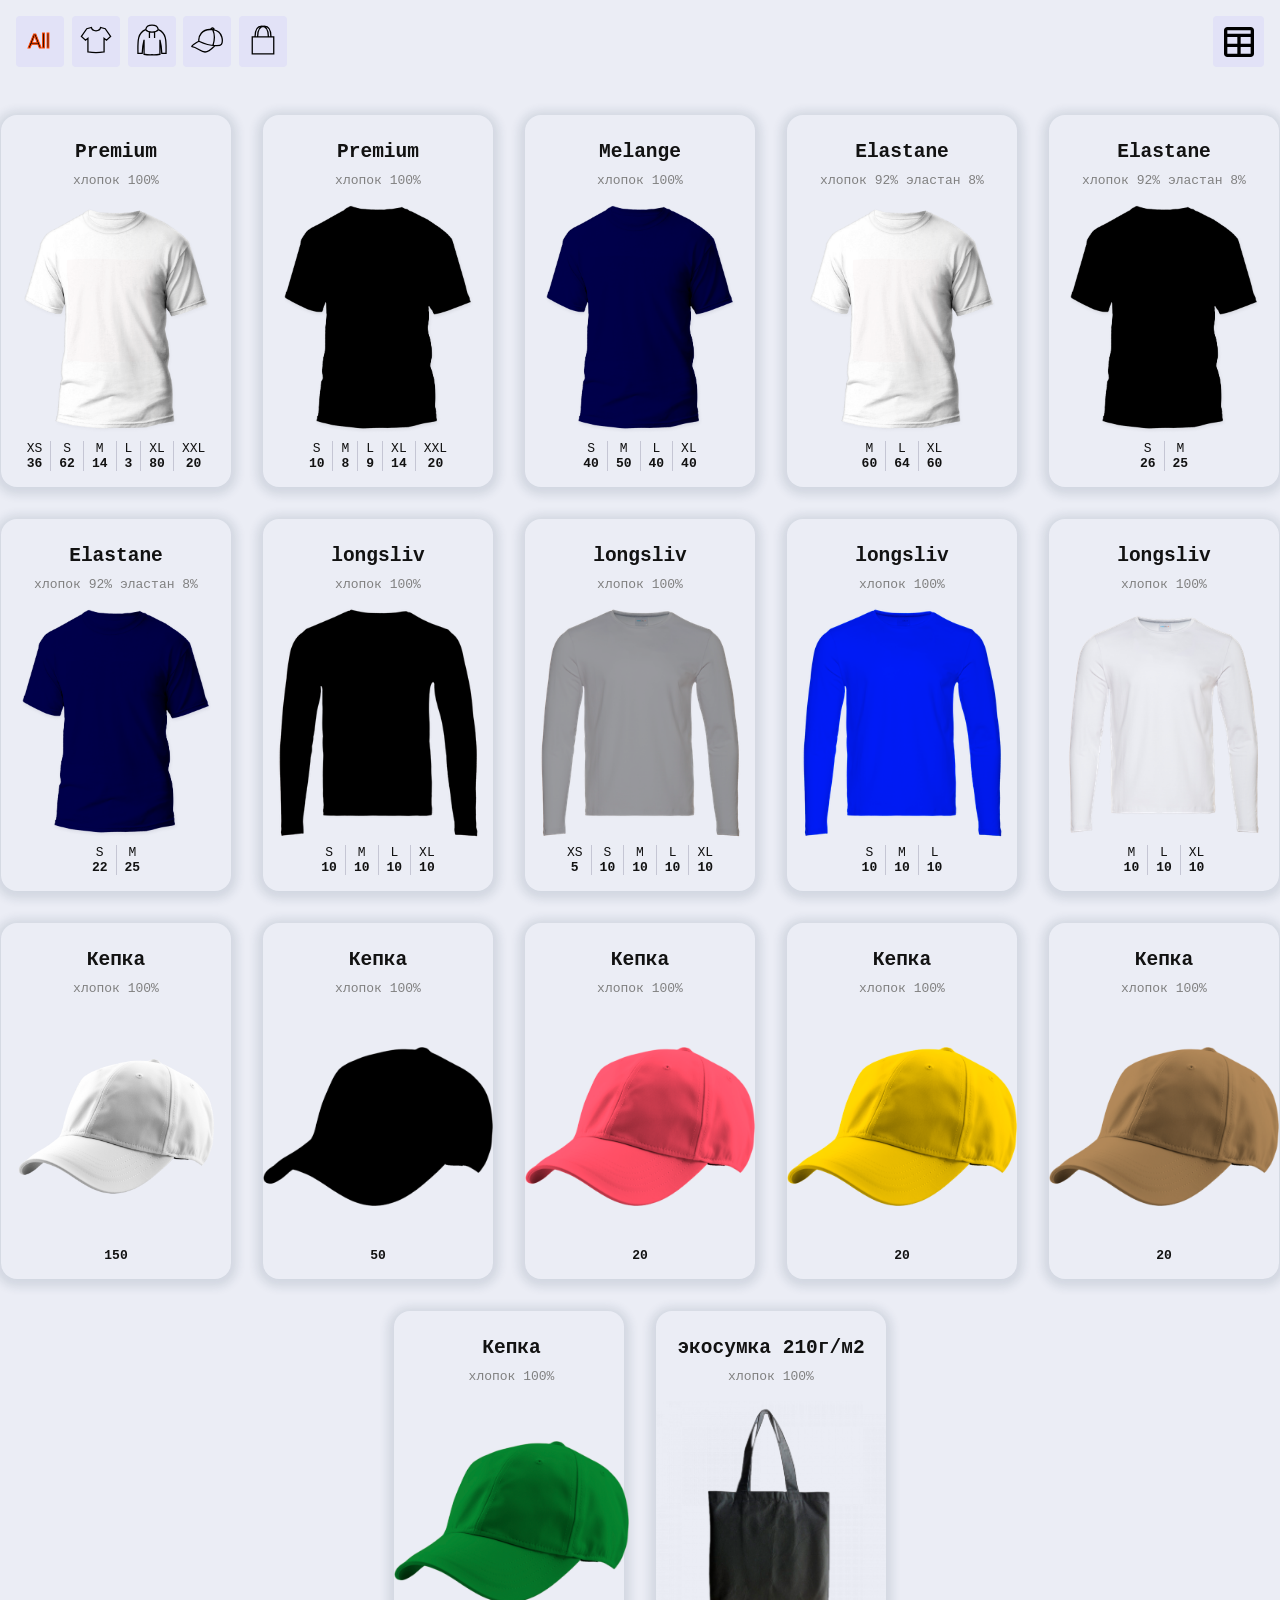
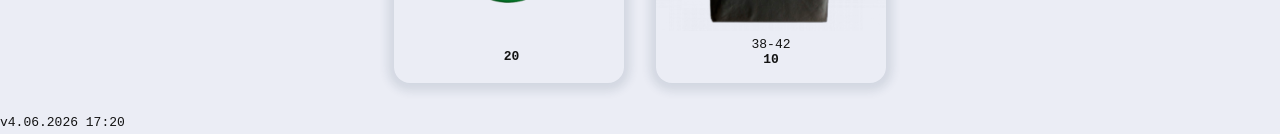
<file: index.html>
<!DOCTYPE html>
<html lang="en">
<head>
    <meta charset="UTF-8">
    <meta name="viewport" content="width=device-width, initial-scale=1.0">
    <link rel="stylesheet" href="style.css">
    <title>Storage</title>
</head>
<body>
    <header>
        <div>
            <button class="btn active" onclick="builderAll(this)">
                <svg>
                    <style>
                        .all-text {
                            font: 100 20px sans-serif;
                            stroke-width: 1;
                            fill: black;
                        }
                    </style>
                    <text x="4" y="24" class="all-text">All</text>
                </svg>
            </button>
            <button class="btn" onclick="initiation(this, tshirt, 'tshirt')">
                <svg><use xlink:href="#tshirt"></use></svg>
            </button>
            <button class="btn" onclick="initiation(this, longsleeve, 'longsleeve')">
                <svg><use xlink:href="#hoodie"></use></svg>
            </button>
            <button class="btn" onclick="initiation(this, cap, 'cap')">
                <svg><use xlink:href="#cap"></use></svg>
            </button>
            <button class="btn" onclick="initiation(this, shopper, 'shopper')">
                <svg><use xlink:href="#shopper"></use></svg>
            </button>
        </div>

        <a class="btn" href="html/table/index.html">
            <svg><use xlink:href="#table"></use></svg>
        </a>
    </header>

    <main>
        <div id="cluster"></div>
    </main>

    <footer>v4.06.2026 17:20</footer>

    <svg style="display: none">
        <!-- постер -->
        <symbol viewBox="0 0 100 10" id="poster-icon">
            <path d="M7.51 9.38l-2.11 0 -3.39 -6.11 0 6.11 -2.01 0 0 -8.76 2.7 0 2.8 5.02 0 -5.02 2.01 0 0 8.76zm0.83 0l2.96 -8.76 2.4 0 2.96 8.76 -2.26 0 -0.55 -1.77 -2.77 0 -0.54 1.77 -2.2 0zm5.03 -3.38l-0.9 -2.9 -0.9 2.9 1.8 0zm13.1 3.38l-2.19 0 0 -5.81 -1.6 3.75 -1.49 0 -1.6 -3.75 0 5.81 -2.07 0 0 -8.76 2.54 0 1.94 4.32 1.93 -4.32 2.54 0 0 8.76zm1.81 0l0 -8.76 5.92 0 0 1.68 -3.73 0 0 1.53 3.44 0 0 1.67 -3.44 0 0 2.2 3.73 0 0 1.68 -5.92 0zm14.71 0.17c-1.31,0 -2.35,-0.4 -3.13,-1.2 -0.77,-0.79 -1.15,-1.91 -1.15,-3.35 0,-1.39 0.38,-2.49 1.16,-3.32 0.77,-0.82 1.81,-1.24 3.13,-1.24 0.34,0 0.66,0.02 0.93,0.06 0.28,0.04 0.55,0.09 0.8,0.16 0.21,0.06 0.42,0.15 0.66,0.25 0.23,0.1 0.42,0.19 0.57,0.26l0 2.09 -0.23 0c-0.1,-0.09 -0.23,-0.21 -0.4,-0.34 -0.16,-0.13 -0.34,-0.25 -0.54,-0.38 -0.21,-0.12 -0.43,-0.23 -0.68,-0.32 -0.24,-0.08 -0.5,-0.13 -0.76,-0.13 -0.32,0 -0.61,0.05 -0.88,0.15 -0.26,0.1 -0.51,0.27 -0.75,0.52 -0.22,0.22 -0.4,0.53 -0.54,0.9 -0.14,0.38 -0.21,0.83 -0.21,1.35 0,0.54 0.07,1 0.22,1.37 0.14,0.37 0.33,0.67 0.57,0.89 0.23,0.22 0.48,0.38 0.76,0.48 0.28,0.1 0.56,0.15 0.84,0.15 0.29,0 0.56,-0.05 0.83,-0.15 0.26,-0.09 0.48,-0.2 0.66,-0.31 0.2,-0.12 0.37,-0.24 0.52,-0.37 0.15,-0.12 0.28,-0.23 0.39,-0.33l0.2 0 0 2.05c-0.16,0.08 -0.35,0.16 -0.56,0.26 -0.21,0.1 -0.43,0.18 -0.65,0.24 -0.28,0.08 -0.53,0.15 -0.77,0.19 -0.24,0.04 -0.57,0.07 -0.99,0.07zm12.23 -4.55c0,1.42 -0.37,2.53 -1.13,3.34 -0.76,0.81 -1.79,1.22 -3.11,1.22 -1.32,0 -2.35,-0.41 -3.11,-1.23 -0.75,-0.83 -1.13,-1.93 -1.13,-3.33 0,-1.4 0.38,-2.51 1.13,-3.33 0.76,-0.82 1.79,-1.23 3.11,-1.23 1.32,0 2.35,0.41 3.11,1.22 0.76,0.81 1.13,1.93 1.13,3.34zm-2.26 0c0,-0.52 -0.05,-0.97 -0.16,-1.34 -0.11,-0.36 -0.25,-0.66 -0.43,-0.9 -0.19,-0.24 -0.41,-0.41 -0.64,-0.51 -0.24,-0.11 -0.49,-0.16 -0.74,-0.16 -0.27,0 -0.52,0.05 -0.74,0.15 -0.22,0.09 -0.43,0.26 -0.63,0.51 -0.18,0.23 -0.33,0.53 -0.44,0.9 -0.11,0.38 -0.17,0.83 -0.17,1.35 0,0.54 0.05,0.98 0.16,1.34 0.1,0.36 0.25,0.65 0.43,0.89 0.19,0.24 0.41,0.42 0.65,0.52 0.23,0.11 0.48,0.16 0.74,0.16 0.26,0 0.51,-0.06 0.75,-0.17 0.24,-0.11 0.45,-0.29 0.63,-0.52 0.19,-0.26 0.33,-0.55 0.44,-0.89 0.1,-0.34 0.15,-0.78 0.15,-1.33zm12.51 4.38l-2.19 0 0 -5.81 -1.59 3.75 -1.5 0 -1.59 -3.75 0 5.81 -2.08 0 0 -8.76 2.54 0 1.94 4.32 1.93 -4.32 2.54 0 0 8.76zm8.55 -6c0,0.41 -0.06,0.8 -0.19,1.17 -0.13,0.37 -0.32,0.67 -0.56,0.92 -0.15,0.15 -0.31,0.29 -0.49,0.42 -0.18,0.13 -0.38,0.24 -0.59,0.33 -0.22,0.09 -0.45,0.16 -0.7,0.21 -0.26,0.05 -0.54,0.08 -0.86,0.08l-1.15 0 0 2.87 -2.2 0 0 -8.76 3.4 0c0.51,0 0.94,0.05 1.31,0.14 0.37,0.09 0.7,0.24 1,0.44 0.33,0.22 0.58,0.51 0.76,0.88 0.18,0.36 0.27,0.8 0.27,1.3zm-2.26 0.06c0,-0.25 -0.06,-0.46 -0.18,-0.64 -0.11,-0.17 -0.26,-0.3 -0.42,-0.36 -0.21,-0.09 -0.41,-0.15 -0.6,-0.16 -0.18,-0.01 -0.44,-0.02 -0.77,-0.02l-0.31 0 0 2.61 0.15 0c0.21,0 0.41,0 0.59,0 0.19,-0.01 0.35,-0.02 0.48,-0.04 0.12,-0.02 0.24,-0.06 0.38,-0.12 0.13,-0.06 0.23,-0.12 0.3,-0.19 0.15,-0.14 0.25,-0.29 0.3,-0.45 0.05,-0.16 0.08,-0.37 0.08,-0.63zm2.49 5.94l2.96 -8.76 2.4 0 2.97 8.76 -2.27 0 -0.54 -1.77 -2.77 0 -0.55 1.77 -2.2 0zm5.03 -3.38l-0.9 -2.9 -0.9 2.9 1.8 0zm11.67 3.38l-2.12 0 -3.38 -6.11 0 6.11 -2.01 0 0 -8.76 2.7 0 2.8 5.02 0 -5.02 2.01 0 0 8.76zm9.05 -8.76l-3.02 5.1 0 3.66 -2.21 0 0 -3.55 -3.07 -5.21 2.51 0 1.72 3.15 1.66 -3.15 2.41 0z"/>
        </symbol>

        <!-- футболка -->
        <symbol viewBox="0 0 100 100" id="tshirt">
            <path d="M50 89.19c0,0 -12.52,-0.08 -25.23,-2.07l0 -42.48 -7.51 6.21 -12.86 -11.92 16.81 -24.11 14.33 -4.01c0,0 2,10.42 14.46,10.42 12.46,0 14.46,-10.42 14.46,-10.42l14.33 4.01 16.81 24.11 -12.86 11.92 -7.51 -6.21 0 42.48c-12.71,1.99 -25.23,2.07 -25.23,2.07z" />
        </symbol>

        <!-- худи -->
        <symbol viewBox="0 0 100 100" id="hoodie">
            <path d="M50 96.07c13.19,0.58 24.82,-1.53 24.82,-1.53l0 -45.01c4.97,18.71 5.85,42.52 5.85,42.52l13.26 0c-0.15,-31.78 4.08,-62.9 -24,-74.25 -2.24,-0.9 1.78,-13.97 -19.93,-13.97 -21.71,0 -17.69,13.07 -19.93,13.97 -28.08,11.35 -23.85,42.47 -24,74.25l13.26 0c0,0 0.88,-23.81 5.85,-42.52l0 45.01c0,0 11.63,2.11 24.82,1.53zm-8.02 -71.6l0 19.02m16.04 -19.02l0 19.02m-27.95 -25.69c3.15,4.06 11.38,7.69 19.93,7.69 8.55,0 16.78,-3.63 19.93,-7.69" />
        </symbol>

        <!-- кепка -->
        <symbol viewBox="0 0 100 100" id="cap">
            <path d="M24.64 54c-7.42,3.43 -26.43,15.99 -21.26,16.63 15.1,1.87 27.74,16.84 40.45,16.85 12.26,0.02 23.43,-12.47 31.1,-20.12 0,0 16.52,1.24 20.03,-3.93 3.5,-5.18 8.91,-40.17 -26.94,-45.57 -35.85,-5.4 -45.37,22.55 -43.38,36.14zm50.29 13.36c0,0 -21.41,0.06 -50.29,-13.36m43.38 -36.14c4.2,9.09 8.78,23.93 0.68,49.07m-6.44 -49.67c0.53,-6.65 10.55,-6.43 10.07,1.43" />
        </symbol>

        <!-- шоппер -->
        <symbol viewBox="0 0 100 100" id="shopper">
            <path d="M16.41 40.47l67.18 0 0 52.81 -67.18 0 0 -52.81zm50.54 0c0,-28.6 -11.42,-33.75 -20.95,-33.75m-20.95 33.75c0,-28.6 11.42,-33.75 20.95,-33.75m28.95 33.75c0,-28.6 -11.42,-33.75 -20.95,-33.75m-20.95 33.75c0,-28.6 11.42,-33.75 20.95,-33.75" />
        </symbol>

        <!-- table -->
        <symbol viewBox="0 -960 960 960" id="table">
            <path d="M200-120q-33 0-56.5-23.5T120-200v-560q0-33 23.5-56.5T200-840h560q33 0 56.5 23.5T840-760v560q0 33-23.5 56.5T760-120H200Zm240-240H200v160h240v-160Zm80 0v160h240v-160H520Zm-80-80v-160H200v160h240Zm80 0h240v-160H520v160ZM200-680h560v-80H200v80Z"/>
        </symbol>
    </svg>
</body>

<!-- БД -->
<script src="data/tshirt.js"></script>
<script src="data/cap.js"></script>
<script src="data/longsleeve.js"></script>
<script src="data/shopper.js"></script>

<!-- строитель DOM -->
<script src="builder.js"></script>

</html>
</file>
<file: style.css>
:root {
    --btn-bg: rgb(200, 229, 255);
    --active: orangered;

    box-sizing: border-box;
}

body {
    margin: 0;
    min-height: 100vh;
    display: grid;
    gap: 2rem;
    grid-template-rows: auto 1fr auto;
    color: #121212;
    background-color: #ebedf5;
    font-family: monospace;
}

header {
    --size: 32px;

    display: grid;
    padding: 1rem;
    grid-template-columns: 1fr auto;

    & > div {

        & > button {
            padding: .5rem;
            border: none;

            & > svg {
                stroke: black;
                stroke-width: 4px;
                fill: transparent;
                width: auto;
                height: var(--size);
                aspect-ratio: 1;
            }
        }
    }

    & > a {
        display: flex;
        align-items: center;
        justify-content: center;
        aspect-ratio: 1;

        & svg {
            width: auto;
            height: 40px;
            aspect-ratio: 1;
        }
    }
}

.btn {
    border-radius: 4px;
    background-color: #e2e2f7;

    &:hover {
        cursor: pointer;
        background-color: #d9d9f3;
    }
}

.active > svg {
    stroke: orangered;
}

#cluster {
    display: flex;
    flex-wrap: wrap;
    gap: 2rem;
    justify-content: center;
}

.card {
    text-align: center;
    display: grid;
    gap: .4rem;
    padding: 1rem 0;
    width: 230px;
    border-radius: 1rem;
    box-shadow: 0px 2px 10px 6px rgba(34, 60, 80, 0.12);
}

.card h2,
.card p {
    margin: 10px 0;
}

.card p {
    color: gray;
}

.image {
    width: 100%;
    aspect-ratio: 1;
    background-image: url('img/tshirt.png');
    background-size: contain;
    background-repeat: no-repeat;
    background-position: center;
}

.size-table {
    display: flex;
    flex-wrap: nowrap;
    justify-content: center;

    & > * {
        text-align: center;
        border-right: 1px solid rgb(197, 198, 212);
        padding: 0 .5rem;

        & > span {
            display: block;
        }

        & > strong {
            display: block;
        }
    }

    & > :last-child {
        border: none;
    }
}

.all-text {
    font: bold 20px sans-serif;
}

@media (orientation: portrait){
    body {
        padding: .4rem;
        gap: 0rem;
    }
    #cluster {
        margin: 1rem 0;
        display: grid;
        grid-template-columns: repeat(2, 1fr);
        gap: .7rem;
    }

    .card {
        font-size: 0.5rem;
        width: auto;
    }
}
</file>
